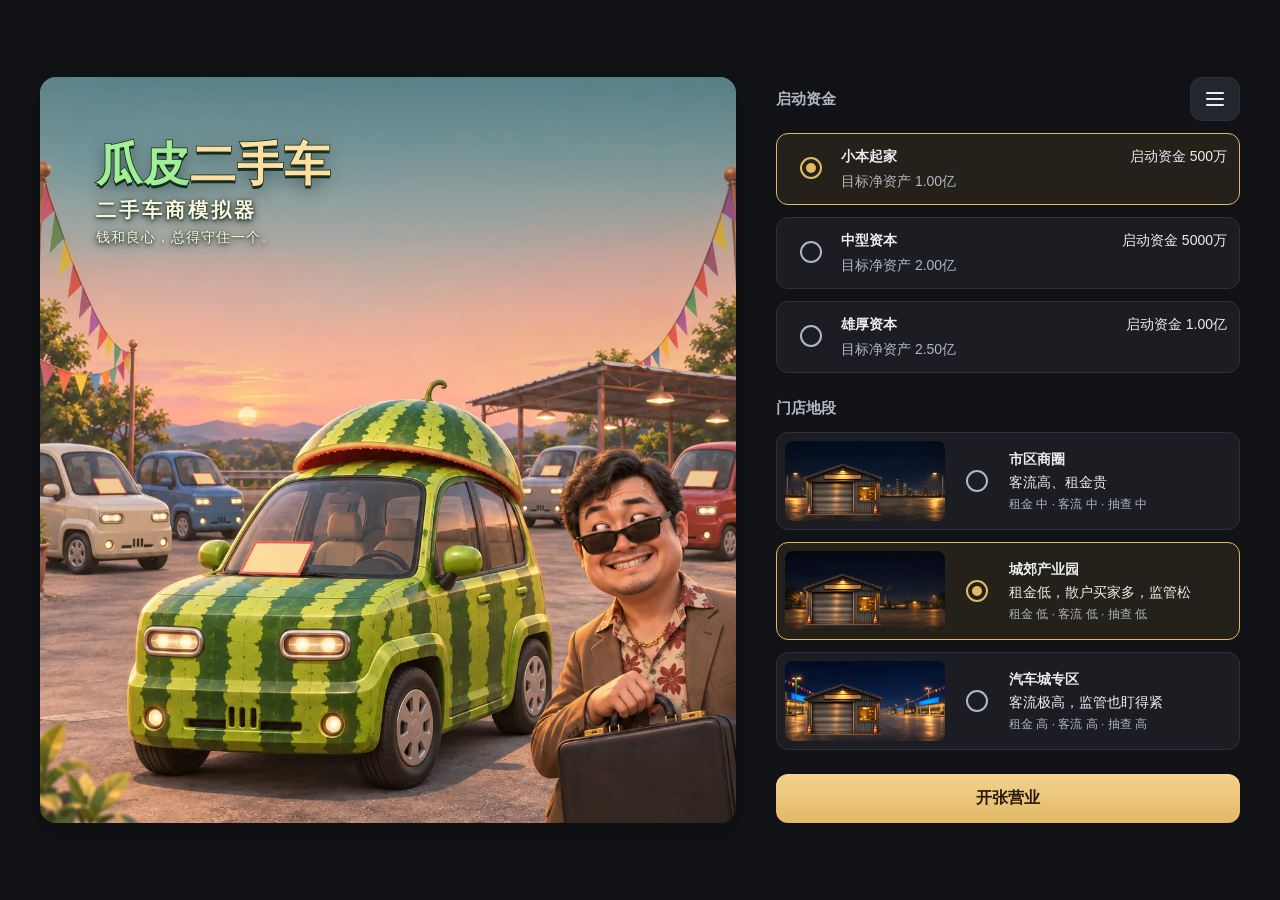
<file: index.html>
<!DOCTYPE html>
<html lang="zh-CN">
<head>
  <meta charset="UTF-8">
  <meta name="viewport" content="width=device-width, initial-scale=1, viewport-fit=cover">
  <meta name="apple-mobile-web-app-capable" content="yes">
  <meta name="apple-mobile-web-app-status-bar-style" content="black-translucent">
  <meta name="apple-mobile-web-app-title" content="瓜皮二手车">
  <meta name="theme-color" content="#111215">
  <meta name="description" content="开一家二手车行，从 500 万做到 1 个亿——老老实实赚，还是挖坑赚快钱，你自己选。">
  <meta property="og:title" content="瓜皮二手车 · 二手车商模拟器">
  <meta property="og:description" content="开一家二手车行，从 500 万做到 1 个亿——老老实实赚，还是挖坑赚快钱，你自己选。">
  <meta property="og:image" content="https://lynch715.github.io/guapi-ershouche/assets/icon/og-image.png">
  <meta property="og:type" content="website">
  <link rel="icon" href="assets/icon/favicon.ico" sizes="any">
  <link rel="icon" href="assets/icon/favicon-16.png" type="image/png" sizes="16x16">
  <link rel="icon" href="assets/icon/favicon-32.png" type="image/png" sizes="32x32">
  <link rel="apple-touch-icon" href="assets/icon/apple-touch-icon.png" sizes="180x180">
  <script>if (/^https?:$/.test(location.protocol)) { var manifestLink = document.createElement('link'); manifestLink.rel = 'manifest'; manifestLink.href = 'manifest.webmanifest'; document.head.appendChild(manifestLink); }</script>
  <title>瓜皮二手车 · 二手车商模拟器</title>
  <link rel="stylesheet" href="css/style.css?v=20261110.4">
  <link rel="stylesheet" href="css/keyart.css?v=20261110.4">
</head>
<body>
  <div class="safe-area-shield" aria-hidden="true"></div>
  <div id="app"></div>
  <div id="toast" role="status" aria-live="polite"></div>
  <!-- 普通 script 标签，双击 index.html 就能玩，不需要本地服务器 -->
  <script src="js/data.js?v=20261110.4"></script>
  <script src="js/util.js?v=20261110.4"></script>
  <script src="js/car.js?v=20261110.4"></script>
  <script src="js/game.js?v=20261110.4"></script>
  <script src="js/staff.js?v=20261110.4"></script>
  <script src="js/finance.js?v=20261110.4"></script>
  <script src="js/art.js?v=20261110.4"></script>
  <script src="js/events.js?v=20261110.4"></script>
  <script src="js/mobile.js?v=20261110.4"></script>
  <script src="js/feedback.js?v=20261110.4"></script>
  <script src="js/save-slots.js?v=20261110.4"></script>
  <script src="js/save-ui.js?v=20261110.4"></script>
  <script src="js/ui.js?v=20261110.4"></script>
  <script src="js/tutorial.js?v=20261110.4"></script>
  <script src="js/sound.js?v=20261110.4"></script>
</body>
</html>
</file>
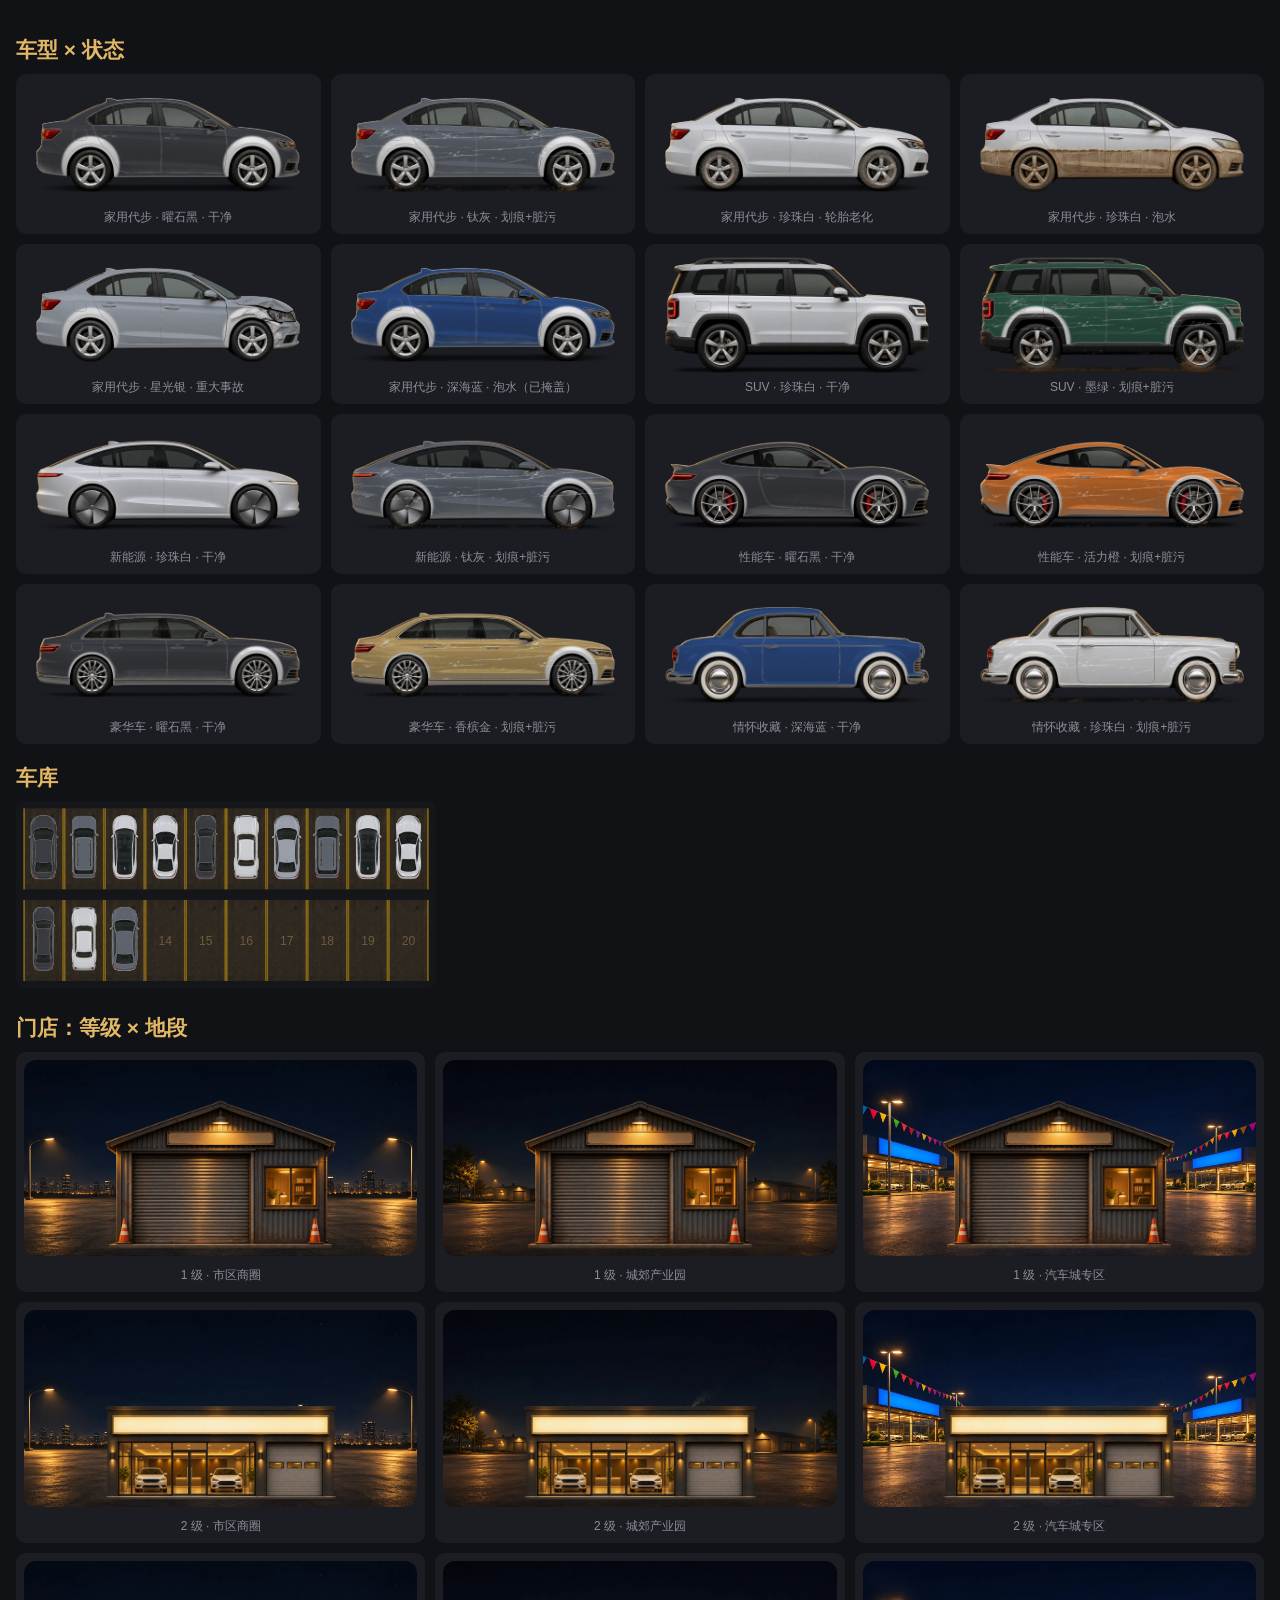
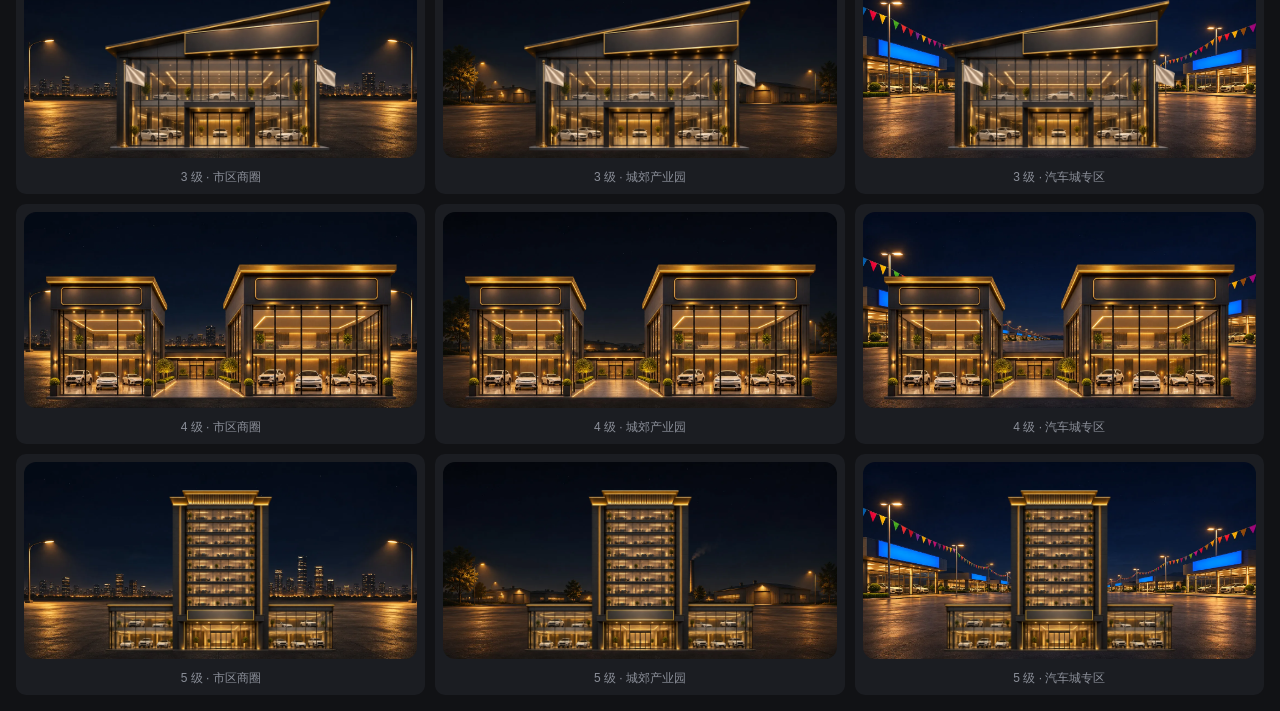
<file: tools/art-preview.html>
<!DOCTYPE html>
<html lang="zh-CN"><head><meta charset="UTF-8"><title>美术预览</title>
<link rel="stylesheet" href="../css/style.css">
<style>body{padding:16px;max-width:none}.grid{display:grid;grid-template-columns:repeat(4,1fr);gap:10px}.cell{background:#1b1d22;border-radius:10px;padding:8px;text-align:center;font-size:12px;color:#8b8f99}.stores{display:grid;grid-template-columns:repeat(3,1fr);gap:10px}.stores svg{width:100%;height:auto;border-radius:10px}h2{color:#e2b866;margin:18px 0 8px}</style>
</head><body>
<h2>车型 × 状态</h2><div class="grid" id="cars"></div>
<h2>车库</h2><div id="garage" style="max-width:420px"></div>
<h2>门店：等级 × 地段</h2><div class="stores" id="stores"></div>
<script>globalThis.G = { ASSET_BASE: "../assets/" };</script><script src="../js/data.js"></script><script src="../js/util.js"></script><script src="../js/car.js"></script>
<script src="../js/game.js"></script><script src="../js/staff.js"></script><script src="../js/finance.js"></script><script src="../js/art.js"></script>
<script>
G.newGame('small','city',1);
const states = [['干净', []], ['划痕+脏污', ['scratch','dirty']], ['轮胎老化', ['tires']], ['泡水', ['flood']], ['重大事故', ['majorAcc']], ['泡水（已掩盖）', ['flood!']]];
let id = 1, html = '';
for (const cat of Object.keys(G.CATEGORIES)) for (const [label, fl] of states.slice(0, cat === 'family' ? 6 : 2)) {
  const car = { id: id++, catId: cat, flaws: fl.map(f => ({ id: f.replace('!',''), known: true, concealed: f.endsWith('!'), fixed: false })) };
  html += `<div class="cell">${G.Art.car(car, { size: 220 })}<div>${G.CATEGORIES[cat].name} · ${G.paintOf(car).name} · ${label}</div></div>`;
}
document.getElementById('cars').innerHTML = html;
const cars = Array.from({ length: 13 }, (_, i) => ({ id: i * 3 + 1, catId: Object.keys(G.CATEGORIES)[i % 6], flaws: [] }));
document.getElementById('garage').innerHTML = G.Art.garage(cars, 20);
let st = '';
for (const lvl of [1,2,3,4,5]) for (const loc of ['city','suburb','autocity']) st += `<div class="cell">${G.Art.store(lvl, loc)}<div>${lvl} 级 · ${G.LOCATIONS[loc].name}</div></div>`;
document.getElementById('stores').innerHTML = st;
</script></body></html>
</file>
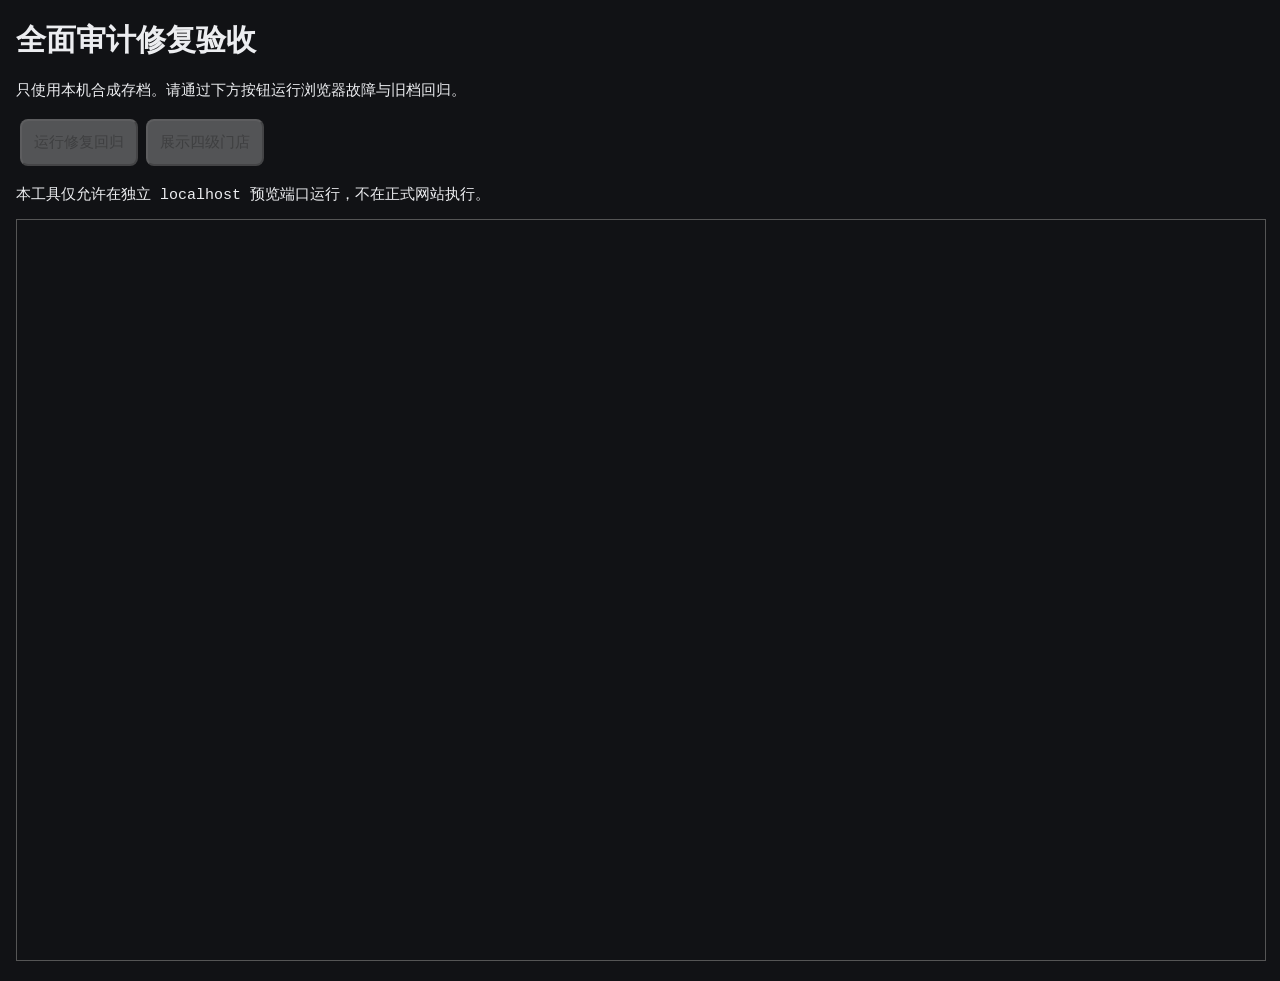
<file: tools/audit-fix-browser.html>
<!doctype html>
<html lang="zh-CN"><meta charset="utf-8"><meta name="viewport" content="width=device-width,initial-scale=1"><title>全面审计修复验收</title>
<style>body{font:15px system-ui;background:#111215;color:#ecedf0;margin:16px}button{font:inherit;padding:12px;margin:4px;border-radius:8px}iframe{width:100%;height:740px;border:1px solid #555}li{margin:8px 0}.fail{color:#ff9a95}.pass{color:#7ce4ad}</style>
<h1>全面审计修复验收</h1><p>只使用本机合成存档。请通过下方按钮运行浏览器故障与旧档回归。</p>
<button id="run">运行修复回归</button><button id="store">展示四级门店</button><pre id="status">等待运行</pre><ol id="checks"></ol><iframe id="game" title="验收游戏" data-src="../index.html"></iframe>
<script>
const frame=document.querySelector('#game'),status=document.querySelector('#status'),checks=document.querySelector('#checks');
const localOnly=location.protocol==='http:'&&['127.0.0.1','localhost','[::1]'].includes(location.hostname);
if(localOnly)frame.src=frame.dataset.src;
else{document.querySelector('#run').disabled=true;document.querySelector('#store').disabled=true;status.textContent='本工具仅允许在独立 localhost 预览端口运行，不在正式网站执行。';}
const pause=ms=>new Promise(r=>setTimeout(r,ms));
async function until(fn){for(let i=0;i<100;i++){if(fn())return;await pause(30);}throw new Error('等待界面超时');}
function check(value,label){const li=document.createElement('li');li.className=value?'pass':'fail';li.textContent=(value?'通过：':'失败：')+label;checks.appendChild(li);if(!value)throw new Error(label);}
function game(){const w=frame.contentWindow;return {w,d:w.document,G:w.G};}
function reset(G){Object.assign(G.ui,{tab:'stock',buyerId:null,menu:false,help:false,saveDialog:null,confirm:null,report:null,result:null,settling:false});G.Tutorial.stop(false);}
function stock(G){const c=G.Car.generate('private',{hiddenRate:0});c.flaws=[];G.addCar(c,30000,'浏览器验收合成车');return c;}
document.querySelector('#run').onclick=async()=>{
 if(!localOnly)return;
 const button=document.querySelector('#run');button.disabled=true;checks.replaceChildren();status.textContent='运行中';
 const {w,d,G}=game();const storageSet=w.Storage.prototype.setItem;
 try{
  check(!!G?.render,'真实游戏脚本已载入');
  G.newGame('small','suburb',1110);reset(G);const c=stock(G);G.render();
  check([...d.querySelectorAll('select')].every(x=>x.getAttribute('aria-label')),'库存下拉框都有可访问名称');
  const open=d.querySelector('[data-act="menu"]');open.focus();open.click();
  let dialog=d.querySelector('[role="dialog"]');
  check(dialog.contains(d.activeElement),'打开弹窗时接管焦点');
  check([...d.querySelector('#app').children].filter(x=>!x.matches('.overlay')).every(x=>x.hasAttribute('inert')),'背景页面全部设为 inert');
  const controls=[...dialog.querySelectorAll('button,input,select,summary')].filter(x=>x.getAttribute('aria-disabled')!=='true'&&!x.disabled);
  controls.at(-1).focus();const forward=new w.KeyboardEvent('keydown',{key:'Tab',bubbles:true,cancelable:true});d.activeElement.dispatchEvent(forward);
  check(forward.defaultPrevented&&d.activeElement===controls[0],'Tab 在弹窗末尾返回第一个控件');
  controls[0].focus();const backward=new w.KeyboardEvent('keydown',{key:'Tab',shiftKey:true,bubbles:true,cancelable:true});d.activeElement.dispatchEvent(backward);
  check(backward.defaultPrevented&&d.activeElement===controls.at(-1),'Shift+Tab 在弹窗开头返回最后控件');
  const month=G.state.month;d.querySelector('[data-act="end-month"]').click();check(G.state.month===month,'背景按钮的程序点击也不能绕过弹窗');
  d.querySelector('[data-act="menu-close"]').click();
  check(d.activeElement?.dataset.act==='menu','关闭弹窗后恢复菜单按钮焦点');
  check(![...d.querySelector('#app').children].some(x=>x.hasAttribute('inert')),'关闭弹窗后恢复背景交互');
  const gesture=new w.Event('gesturestart',{cancelable:true,bubbles:true});d.dispatchEvent(gesture);
  const key=new w.KeyboardEvent('keydown',{key:'+',ctrlKey:true,cancelable:true,bubbles:true});d.dispatchEvent(key);
  check(!gesture.defaultPrevented&&!key.defaultPrevented&&!d.querySelector('meta[name="viewport"]').content.includes('user-scalable=no'),'不再拦截浏览器缩放');

  // Exercise both import sanitization and the report renderer independently.
  const imported=JSON.parse(JSON.stringify(G.state));
  imported.month_.negotiatedSales=[{name:'<img src=x onerror="document.documentElement.dataset.auditHtml=1">',price:10000,profit:1000,warranty:'',art:'<img src=x onerror="document.documentElement.dataset.auditHtml=1">'}];
  imported.month_.opexBy={'<b id="audit-html-marker">审计标记</b>':100};
  const originalSlot=w.localStorage.getItem(G.SaveSlots.key(2));
  check(G.SaveSlots.import(2,JSON.stringify(imported),originalSlot).ok&&G.SaveSlots.load(2).ok,'带旧版渲染字段的文件可以安全导入和读取');
  check(!('art' in G.state.month_.negotiatedSales[0]),'读取后删除存档中的美术 HTML');
  const oldRows=imported.month_.negotiatedSales;
  G.ui.report={date:'安全验证',month:1,sales:oldRows,customers:0,lines:[],revenue:10000,cogs:9000,opex:100,profit:900,opexBy:imported.month_.opexBy};G.render();await pause(60);
  check(!d.documentElement.dataset.auditHtml&&!d.querySelector('#audit-html-marker'),'原始危险字段不能创建节点或执行事件脚本');
  check(d.querySelector('.report').textContent.includes('<img src=x')&&d.querySelector('.opex-by').textContent.includes('<b id='),'车名与费用分类显示为字面文本');

  G.newGame('small','suburb',1111);reset(G);G.render();
  w.Storage.prototype.setItem=function(k,v){if(k===G.SAVE_KEY)throw new w.DOMException('Audit quota','QuotaExceededError');return storageSet.call(this,k,v);};
  d.querySelector('[data-act="end-month"]').click();await until(()=>d.querySelector('.report'));
  check(G.saveStatus==='failed'&&d.querySelector('.report [role="alert"]')?.textContent.includes('未能自动保存'),'真实月结保存失败时有持久警告');
  check(d.querySelector('#toast').textContent.includes('没存上'),'月结保存失败也触发轻提示');
  G.ui.report=null;G.ui.menu=true;G.render();
  check(d.querySelector('.save-summary').textContent.includes('尚未保存')&&!!d.querySelector('[data-act="save-retry"]'),'存档菜单展示未落盘状态和重试入口');
  w.Storage.prototype.setItem=storageSet;
  d.querySelector('[data-act="save-retry"]').click();
  check(G.saveStatus==='saved'&&!d.querySelector('[data-act="save-retry"]'),'重试成功后解除未保存状态');

  const legacy=await (await fetch('fixtures/legacy-v1.json')).text();
  const slotBefore=w.localStorage.getItem(G.SaveSlots.key(3));
  check(G.SaveSlots.import(3,legacy,slotBefore).ok&&G.SaveSlots.load(3).ok,'发布前 0bd1765 真实旧引擎合成档导入与读取成功');
  check(G.state.cars.length===1&&!!G.state.cars[0].buyer,'旧档保留库存和中途买家洽谈');
  reset(G);G.render();
  d.querySelector('[data-act="end-month"]').click();await until(()=>d.querySelector('.report'));
  check(G.state.month===2&&!!d.querySelector('.report'),'旧档通过真实月结按钮续玩一个月');
  check(G.parseSave(w.localStorage.getItem(G.SAVE_KEY)).month===2,'续玩后的自动进度可再次读取');
  status.textContent=`全部通过：${checks.children.length} 项浏览器修复回归`;
  button.textContent='重新运行修复回归';
 }catch(e){status.textContent='失败：'+e.message;console.error(e);}
 finally{w.Storage.prototype.setItem=storageSet;button.disabled=false;}
};
document.querySelector('#store').onclick=()=>{if(!localOnly)return;const {G}=game();G.newGame('mid','city',1112);reset(G);G.state.store.level=4;G.ui.tab='store';G.render();status.textContent='四级门店美术预览';};
</script></html>
</file>
<file: css/style.css>
/* 暗色 + 金色，移动端优先 */
:root {
  /* 默认跟随设备；浏览器验收可注入47px，不改环境或存档。 */
  --safe-area-top: env(safe-area-inset-top, 0px);
  --bg: #111215; --card: #1b1d22; --card2: #23262d; --line: #2e3139;
  --text: #ecedf0; --muted: #8b8f99; --gold: #e2b866; --gold2: #f3d28f;
  --orange: #f08a3c; --red: #ef5350; --green: #3dd68c; --blue: #3b8cff;
}
* { box-sizing: border-box; }
.safe-area-shield { position:fixed; top:0; left:0; right:0; height:var(--safe-area-top);
  z-index:9; background:var(--bg); pointer-events:none; }
html, body { margin: 0; background: var(--bg); color: var(--text);
  font-family: -apple-system, "PingFang SC", "Microsoft YaHei", "Noto Sans SC", sans-serif; font-size: 15px; }
#app { max-width: 520px; margin: 0 auto; padding-bottom: 96px; }
h1, h3, h4 { margin: 0; }
h4 { font-size: 16px; }
p { margin: 6px 0; line-height: 1.5; }
small { font-size: 12px; }
.muted { color: var(--muted); }
.pos { color: var(--green); } .neg { color: var(--red); } .gold { color: var(--gold); }
.center { text-align: center; }
.row { display: flex; align-items: center; justify-content: space-between; gap: 8px; }

/* 按钮 */
.btn { display: flex; flex-direction: column; align-items: center; justify-content: center; gap: 2px;
  background: var(--card2); color: var(--text); border: 1px solid var(--line); border-radius: 10px;
  padding: 10px 14px; font-size: 15px; font-family: inherit; cursor: pointer; width: 100%; margin-top: 8px; }
.btn small { color: var(--muted); }
.btn:active { transform: scale(.98); }
.btn:disabled { opacity: .45; cursor: default; }
.btn.primary { background: linear-gradient(180deg, var(--gold2), var(--gold)); color: #241a06; border: none; font-weight: 600; }
.btn.primary small { color: #5a4416; }
.btn.big { padding: 14px; font-size: 17px; }
.btn.sm { width: auto; padding: 6px 10px; font-size: 13px; margin-top: 0; }
.btn.grey-op { border-color: #6b2b2b; background: #2a1a1b; color: #ffb4b0; }
.btn.danger { background: transparent; border-color: #5a2a2a; color: var(--red); margin: 20px 0; }

/* 开始界面 */
.start { padding: 40px 18px; }
.start h1 { font-size: 32px; color: var(--gold); letter-spacing: 2px; }
.start .sub { color: var(--muted); margin-bottom: 24px; }
.start h3 { margin: 22px 0 10px; font-size: 15px; color: var(--muted); }
.picks { display: grid; gap: 8px; }
.pick { display: flex; gap: 10px; align-items: flex-start; background: var(--card); border: 1px solid var(--line);
  border-radius: 12px; padding: 12px; cursor: pointer; }
.pick div { display: flex; flex-direction: column; gap: 2px; }
.pick input { accent-color: var(--gold); margin-top: 3px; }
.pick:has(input:checked) { border-color: var(--gold); background: #24211a; }

/* HUD */
/* 回访直接进入继续页；新店的资金/地段配置单独显示。 */
#app.at-entry { max-width:none; padding:0; }
.return-entry { min-height:100vh; min-height:100dvh; display:grid; place-items:center; padding:calc(24px + var(--safe-area-top)) 16px calc(24px + env(safe-area-inset-bottom)); }
.return-shell { position:relative; width:100%; max-width:640px; }
.return-shell>.toolbar { position:absolute; right:0; top:0; }
.return-heading { padding-right:56px; margin-bottom:20px; }
.return-brand { color:var(--gold); font-weight:700; letter-spacing:2px; margin:0 0 8px; }
.return-heading h1 { font-size:32px; line-height:1.25; margin-bottom:8px; }
.return-heading .muted { font-size:14px; }
.resume-card { background:var(--card); border:1px solid var(--line); border-radius:16px; overflow:hidden; }
.resume-art .store-scene { width:100%; height:150px; margin:0; border-radius:0; }
.resume-details { padding:16px; }
.resume-details>span { font-size:12px; }
.resume-details h2 { margin:8px 0; font-size:20px; }
.resume-details p { color:var(--muted); font-size:14px; }
.resume-stats { display:grid; grid-template-columns:repeat(3,minmax(0,1fr)); gap:12px; margin:16px 0 0; }
.resume-stats dt { color:var(--muted); font-size:12px; }
.resume-stats dd { margin:4px 0 0; font-weight:700; font-size:20px; }
.resume-empty { background:var(--card); border:1px solid var(--line); padding:20px; border-radius:16px; }
.resume-empty h2 { font-size:20px; margin:0 0 12px; }
.resume-empty p { color:var(--muted); }
.return-actions { display:grid; gap:12px; margin-top:20px; }
.return-actions .btn { margin:0; }
.new-game-nav { display:flex; align-items:center; justify-content:space-between; gap:12px; margin-bottom:16px; }
.new-game-nav h2 { margin:0; font-size:20px; color:var(--gold); }
.new-game-nav .btn { flex:none; }
@media(min-width:1000px) {
 .resume-art .store-scene { height:220px; }
 .return-shell { max-width:680px; }
 .new-game-nav { padding-right:56px; }
 .return-actions { grid-template-columns:1fr 1fr; }
 .return-actions>.btn:last-child:nth-child(3) { grid-column:1 / -1; }
}

.hud { position: sticky; top: 0; z-index: 5; background: rgba(17,18,21,.96); backdrop-filter: blur(8px);
  padding: 12px 14px 10px; border-bottom: 1px solid var(--line); }
.hud-top { display: flex; justify-content: space-between; align-items: center; margin-bottom: 10px; font-size: 13px; }
.ap { display: flex; align-items: center; gap: 4px; }
.ap i { width: 10px; height: 10px; border-radius: 50%; background: var(--line); }
.ap i.on { background: var(--gold); box-shadow: 0 0 6px var(--gold); }
.ap b { margin-left: 4px; color: var(--gold); }
.hud-grid { display: grid; grid-template-columns: repeat(4, 1fr); gap: 8px; }
.stat label { display: block; font-size: 11px; color: var(--muted); }
.stat b { font-size: 16px; }
.stat small { display: block; font-size: 10px; margin-top: 2px; }
.bar { height: 4px; background: var(--line); border-radius: 2px; margin-top: 4px; overflow: hidden; }
.bar i { display: block; height: 100%; border-radius: 2px; }
.bar.gold i { background: var(--gold); } .bar.rep i { background: var(--green); }
.bar.dark i { background: linear-gradient(90deg, var(--orange), var(--red)); }
.dark-lo { color: var(--text); } .dark-mid { color: var(--orange); } .dark-hi { color: var(--red); }

/* Tabs */
.tabs { display: flex; padding: 8px 10px 0; gap: 4px; }
.tabs button { flex: 1; background: none; border: none; color: var(--muted); font-size: 14px; font-family: inherit;
  padding: 10px 0; border-bottom: 2px solid transparent; cursor: pointer; }
.tabs button.on { color: var(--gold); border-color: var(--gold); }
main { padding: 10px 12px; }
.tip { font-size: 12px; margin: 4px 2px 10px; }
.empty { text-align: center; color: var(--muted); padding: 60px 0; }

/* 卡片 */
.card { background: var(--card); border: 1px solid var(--line); border-radius: 14px; padding: 14px; margin-bottom: 12px; }
.ap-cost { color: var(--gold); font-size: 13px; border: 1px solid #5c4a26; border-radius: 20px; padding: 2px 10px; }
.chips { display: flex; flex-wrap: wrap; gap: 6px; margin: 8px 0; }
.chip { font-size: 12px; padding: 3px 8px; border-radius: 6px; }
.chip-vis { background: #2b2620; color: #f0c48a; }
.chip-hid { background: #1f2633; color: #8fb4ff; }
.chip-dark { background: #3a1d1e; color: #ff8a85; }
.chip-fixed { background: #17291f; color: var(--green); }
.chip-unknown { background: #2a2a2a; color: var(--muted); border: 1px dashed #555; }
.grade { display: inline-block; min-width: 26px; text-align: center; font-weight: 700; border-radius: 6px; padding: 2px 6px; font-size: 14px; }
.gA { background: #17291f; color: var(--green); } .gB { background: #1f2633; color: #8fb4ff; }
.gC { background: #2b2620; color: var(--gold); } .gD { background: #33221a; color: var(--orange); }
.gE { background: #3a1d1e; color: var(--red); }
.price-row, .vals { margin-top: 10px; align-items: flex-end; }
.price-row > div, .vals > div { display: flex; flex-direction: column; }
.price-row .btn { width: auto; margin: 0; padding: 10px 22px; }
.vals b { font-size: 15px; }
.list-row { margin: 12px 0 4px; flex-wrap: wrap; justify-content: flex-start; }
.list-row label { font-size: 14px; }
.list-row input { width: 76px; background: var(--card2); border: 1px solid var(--line); color: var(--gold); font-size: 16px;
  border-radius: 8px; padding: 6px 8px; font-family: inherit; }
.list-row select { background: var(--card2); color: var(--text); border: 1px solid var(--line); border-radius: 8px; padding: 6px; font-family: inherit; }
.svcs { display: flex; flex-wrap: wrap; gap: 6px; margin-top: 10px; padding-top: 10px; border-top: 1px dashed var(--line); }
.svcs .btn small { font-size: 11px; }
.foot { margin-top: 10px; padding-top: 8px; border-top: 1px dashed var(--line); font-size: 13px; }
.mkts { display: grid; grid-template-columns: 1fr 1fr; gap: 6px 16px; margin: 10px 0; }
.mkt { display: flex; justify-content: space-between; font-size: 14px; }

/* 账本 */
table { width: 100%; border-collapse: collapse; font-size: 13px; margin: 10px 0; }
th, td { text-align: right; padding: 6px 4px; border-bottom: 1px solid var(--line); }
th:first-child, td:first-child { text-align: left; }
th { color: var(--muted); font-weight: normal; }
.log { list-style: none; padding: 0; margin: 8px 0; font-size: 13px; }
.log li { padding: 6px 0; border-bottom: 1px solid var(--line); line-height: 1.5; }
.log-dark, .log-bad { color: #ff8a85; } .log-good { color: var(--green); } .log-warn { color: #f0c48a; } .log-event { color: var(--gold2); }

/* 底部 */
.bar-bottom { position: fixed; bottom: 0; left: 0; right: 0; padding: 10px 14px calc(10px + env(safe-area-inset-bottom));
  background: linear-gradient(0deg, var(--bg) 70%, transparent); z-index: 4; }
.bar-bottom .btn { max-width: 492px; margin: 0 auto; }

/* 弹窗 */
.overlay { position: fixed; inset: var(--safe-area-top) 0 0; background: rgba(0,0,0,.72); z-index: 10; display: flex; align-items: flex-end; justify-content: center; }
.modal { background: var(--bg); border: 1px solid var(--line); border-radius: 18px 18px 0 0; width: 100%; max-width: 520px;
  max-height: 92vh; display: flex; flex-direction: column; }
.modal h3 { padding: 16px 16px 8px; font-size: 18px; color: var(--gold); }
.modal-body { padding: 0 14px 10px; overflow-y: auto; }
.modal-body h4 { margin: 14px 0 6px; font-size: 14px; color: var(--muted); }
.modal-foot { padding: 10px 14px calc(14px + env(safe-area-inset-bottom)); border-top: 1px solid var(--line); }
.modal-foot .btn { margin: 0; }
.modal.decision, .modal.ending { border-radius: 18px; margin: auto 12px; }
.modal.decision.tone-bad h3 { color: var(--red); }
.modal.decision.tone-good h3 { color: var(--green); }
.modal.decision.tone-neutral h3 { color: var(--gold); }
.options .btn { align-items: flex-start; text-align: left; }
.options .btn small { color: var(--muted); }
.sales { list-style: none; padding: 0; margin: 0; }
.sales li { display: grid; grid-template-columns: 1fr auto auto; gap: 10px; padding: 8px 0; border-bottom: 1px solid var(--line); align-items: center; font-size: 14px; }
.pnl { display: grid; grid-template-columns: 1fr 1fr; gap: 10px; margin: 14px 0 4px; background: var(--card); border-radius: 12px; padding: 12px; }
.opex-by { font-size: 12px; line-height: 1.7; }
.pnl div { display: flex; flex-direction: column; } .pnl small { color: var(--muted); } .pnl b { font-size: 17px; }

/* toast */
#toast { position: fixed; left: 50%; top: 16px; transform: translate(-50%, 8px); background: #2b2f37; color: var(--text);
  padding: 10px 16px; border-radius: 10px; font-size: 14px; z-index: 30; transition: transform .25s,opacity .25s;
  opacity:0; visibility:hidden; pointer-events:none; clip-path:inset(-16px -48px -48px -48px);
  max-width: 90vw; box-shadow: 0 6px 24px rgba(0,0,0,.5); }
#toast.show { transform: translate(-50%, 0); opacity:1; visibility:visible; }
#toast.bad { background: #4a1f20; color: #ffd0cd; }

/* 团队 */
.tabs button { font-size: 13px; }
.staff { display: flex; gap: 12px; align-items: flex-start; }
.staff-body { flex: 1; min-width: 0; }
.staff h4 small { font-weight: normal; font-size: 12px; margin-left: 4px; }
.avatar { width: 44px; height: 44px; border-radius: 12px; display: flex; align-items: center; justify-content: center;
  font-size: 20px; font-weight: 700; flex-shrink: 0; }
.role-manager { background: #2b2620; color: var(--gold); }
.role-tech { background: #1f2633; color: #8fb4ff; }
.role-sales { background: #17291f; color: var(--green); }
.role-finance { background: #2a1f33; color: #c9a2ff; }
.stars { color: var(--gold); letter-spacing: 1px; font-size: 13px; }
.section { margin: 18px 4px 10px; font-size: 14px; color: var(--muted); }
.empty.small { padding: 24px 0; }

/* 财务中心 */
.fin-grid { display: grid; grid-template-columns: 1fr 1fr; gap: 10px; margin-bottom: 12px; }
.fin-card { background: linear-gradient(160deg, #e9eaee, #b9bcc4); color: #1a1b1f; border-radius: 14px; padding: 14px; }
.fin-card h4 { margin-bottom: 8px; }
.fin-card div { display: flex; flex-direction: column; padding: 6px 0; border-top: 1px solid rgba(0,0,0,.12); }
.fin-card small { color: #4a4d55; font-size: 12px; }
.fin-card b { font-size: 20px; }
.fin-card b.gold { color: #8a5a12; } .fin-card b.neg { color: #b3261e; } .fin-card b.pos { color: #187a44; }
.loan-form { border-top: 1px dashed var(--line); margin-top: 10px; padding-top: 10px; }
.loan-form input { width: 80px; }
.loan-item { padding: 8px 0; border-top: 1px solid var(--line); }
h4.sub { margin-top: 14px; font-size: 14px; color: var(--muted); }
/* 抵押业务 */
.pledge-terms { display: grid; grid-template-columns: 1fr 1fr; gap: 8px; margin: 10px 0; background: var(--card2); border-radius: 10px; padding: 10px; }
.pledge-terms div { display: flex; flex-direction: column; }
.pledge-terms small { color: var(--muted); }
.stamp { border: 2px solid var(--red); color: var(--red); padding: 2px 8px; border-radius: 4px; font-size: 12px; font-weight: 700; transform: rotate(-4deg); }
.stamp.unknown { border-style: dashed; border-color: var(--orange); color: var(--orange); }
.list-row select { max-width: 160px; }

/* 美术 */
.art-car { display: block; width: 100%; height: auto; max-width: 300px; margin: 0 auto; }
.art-img { display: block; max-width: 100%; height: auto; margin: 0 auto; border-radius: 10px; }
.car-art { margin: -4px 0 6px; padding: 8px 0 0; background: radial-gradient(ellipse at 50% 70%, #2a2d35 0%, transparent 70%); border-radius: 10px; }
.store-art svg, .store-art .art-img { display: block; width: 100%; height: auto; border-radius: 12px; margin-bottom: 10px; }
.store-hero { padding-top: 10px; }
.next-preview { margin: 10px 0 -2px; opacity: 0.85; }
.next-preview svg { width: 100%; height: auto; border-radius: 10px; display: block; margin-top: 4px; }
.garage-wrap { position: relative; margin-bottom: 8px; }
.garage-wrap svg { width: 100%; height: auto; display: block; }
.garage-label { position: absolute; left: 14px; bottom: 10px; font-size: 12px; color: var(--gold); background: rgba(0,0,0,.5); padding: 2px 8px; border-radius: 6px; }
.start-art svg { width: 100%; height: auto; border-radius: 14px; display: block; margin-bottom: 16px; }
.loc-art svg { width: 100%; height: 56px; border-radius: 8px; display: block; margin-bottom: 6px; }
.pick > div { flex: 1; min-width: 0; }
.sales li { grid-template-columns: 56px 1fr auto auto; }
.sales li .art-car { width: 56px; max-width: 56px; }
.modal .car-art .art-car { max-width: 260px; }
.card.car .car-art .art-car { max-width: 210px; }
.card.car .car-art { padding-top: 2px; margin-bottom: 2px; }

/* ---------- 正式美术素材 ---------- */
.store-scene { position: relative; aspect-ratio: 2 / 1; background-size: cover; background-position: center bottom;
  border-radius: 12px; overflow: hidden; margin-bottom: 10px; }
.store-building { position: absolute; left: 50%; bottom: 0; transform: translateX(-50%); height: 96%; width: auto; }
.loc-art .store-scene { aspect-ratio: auto; height: 56px; background-position: center 42%; border-radius: 8px; margin-bottom: 6px; }
.next-preview .store-scene { margin-top: 4px; }
.avatar { overflow: hidden; }
.avatar .avatar-img { width: 100%; height: 100%; object-fit: cover; display: block; }
.ending-img { display: block; width: 100%; height: auto; border-radius: 12px; margin-bottom: 10px; }

/* 引导与帮助：底部卡片可跳过，保留对页面的操作 */
.toolbar { display:flex; justify-content:flex-end; align-items:center; gap:8px; margin-bottom:8px; }
.toolbar .btn { min-width:36px; }
.help-section { margin-bottom:16px; }
.help .modal-foot { display:flex; flex-wrap:wrap; gap:8px; }
.help .modal-foot .btn { flex:1; min-width:120px; }
.tutorial-card { position:fixed; z-index:21; left:50%; transform:translateX(-50%); bottom:calc(88px + env(safe-area-inset-bottom)); width:calc(100% - 24px); max-width:480px; background:#29251c; border:1px solid var(--gold); border-radius:14px; padding:14px; box-shadow:0 6px 30px #0009; }
.tutorial-card small { color:var(--gold); }
.tutorial-card h4 { margin:6px 0; }
.tutorial-card p { font-size:13px; }
.tutorial-actions { display:flex; justify-content:space-between; gap:12px; margin-top:10px; }
.tutorial-focus { outline:2px solid var(--gold); outline-offset:3px; }
.tutorial-active #app { padding-bottom:340px; }
.tutorial-active .overlay { align-items:flex-start; padding-top:10px; }
.tutorial-active .modal { max-height:calc(100dvh - 330px); border-radius:16px; }

@keyframes card-in { from { opacity:0; translate:0 8px; } to { opacity:1; translate:0 0; } }
.tutorial-card, .modal { animation:card-in .18s ease-out; }
@media (prefers-reduced-motion: reduce) {
  *, *::before, *::after { animation:none !important; transition:none !important; scroll-behavior:auto !important; }
  .btn:active { transform:none; }
}

.car-picture, .asset-picture, .vector-picture { display:block; }
[hidden] { display:none !important; }
.stock-pager { margin:12px 0; font-size:12px; }

.save-file-info { padding:12px; margin:12px 0; background:var(--card); border:1px solid var(--line); border-radius:10px; line-height:1.6; overflow-wrap:anywhere; }
.save-dialog .modal-foot { display:flex; gap:8px; flex-wrap:wrap; }
.save-dialog .modal-foot .btn { flex:1; min-width:110px; }

/* v0.9：360～430 竖屏与宽屏适配，安全区始终留给月结按钮 */
html, body { width:100%; }
#app { padding-bottom:calc(112px + env(safe-area-inset-bottom)); }
main, .card, .modal, .modal-body, .stat, .start-options, .start-intro { min-width:0; }
.card, .modal-body, .hud { overflow-wrap:anywhere; }
.hud-top { flex-wrap:wrap; gap:6px; }
.hud-top > div:first-child { min-width:0; }
.ap { flex-wrap:wrap; max-width:100%; }
.toolbar { flex-wrap:wrap; }
.row { min-width:0; }
.row > * { min-width:0; }
.btn { white-space:normal; }
.modal { max-height:92dvh; }
.modal-body { overscroll-behavior:contain; }
body:has(.overlay) { overflow:hidden; }
.tutorial-active #app { padding-bottom:calc(350px + env(safe-area-inset-bottom)); }
.start { padding-top:20px; }
.start h1 { font-size:clamp(24px, 7vw, 32px); }
.bar-bottom .btn { max-width:932px; }
.fin-card { padding:12px; }
.fin-card b { font-size:clamp(16px, 4.5vw, 20px); }
.loan-item { flex-wrap:wrap; }
.sales li { grid-template-columns:44px minmax(0,1fr) auto; gap:6px; }
.sales li > small { grid-column:2 / -1; text-align:right; }
.sales .art-car { max-width:44px; }
@media (max-width:390px) {
  .staff .row { flex-wrap:wrap; }
  .staff h4 small { display:block; margin-left:0; }
  table { font-size:11px; }
  th, td { padding:6px 2px; }
  .stat b { font-size:14px; }
  .ap i { width:8px; height:8px; }
}
@media (min-width:1000px) {
  #app { max-width:960px; }
  .start { display:grid; grid-template-columns:minmax(0,1fr) minmax(0,1fr); align-items:start; gap:24px; }
  .start > .toolbar { grid-column:1 / -1; margin:0; }
  .start-intro { position:sticky; top:28px; padding-top:20px; }
  .start-options h3:first-child { margin-top:0; }
  .stock-grid { display:grid; grid-template-columns:repeat(2,minmax(0,1fr)); gap:14px; align-items:start; }
  .stock-grid .card { margin-bottom:0; }
  .modal { max-width:760px; border-radius:18px; margin:20px; }
  .overlay { align-items:center; }
  .tutorial-active .overlay { align-items:flex-start; }
}

/* 任务 03：触屏基础 */
html, body { touch-action:manipulation; overscroll-behavior:none; min-height:100vh; min-height:100dvh; background:var(--bg); }
* { -webkit-tap-highlight-color:transparent; }
button, .tabs, .card, .pick, .tutorial-card { -webkit-user-select:none; user-select:none; -webkit-touch-callout:none; }
input, select, textarea { font-size:16px !important; -webkit-user-select:text; user-select:text; -webkit-touch-callout:default; }
img { -webkit-user-drag:none; }
button, .btn, .btn.sm, .tabs button, input[type=radio], input[type=checkbox] { min-height:44px; min-width:44px; }
.hud { padding-top:calc(12px + var(--safe-area-top)); }
#app { padding-left:env(safe-area-inset-left); padding-right:env(safe-area-inset-right); }
.bar-bottom { padding-left:max(14px, env(safe-area-inset-left)); padding-right:max(14px, env(safe-area-inset-right)); }
.overlay { padding-top:0; padding-left:env(safe-area-inset-left); padding-right:env(safe-area-inset-right); }
.modal { max-height:calc(100vh - var(--safe-area-top) - env(safe-area-inset-bottom) - 16px); max-height:calc(100dvh - var(--safe-area-top) - env(safe-area-inset-bottom) - 16px); }
#toast { top:calc(16px + var(--safe-area-top)); }
/* 任务 03：经营动作的反馈 */
.btn { transition:transform 80ms ease,filter 80ms ease; }
.btn:active, .tabs button:active { transform:scale(.96); filter:brightness(.88); }
button[aria-disabled=true] { opacity:.45; filter:grayscale(1); cursor:not-allowed; }
.stat { position:relative; font-variant-numeric:tabular-nums; }
.stat-float { position:absolute; top:0; left:0; z-index:8; pointer-events:none; font-size:12px; white-space:nowrap; animation:stat-float .8s ease-out forwards; }
.stat-float.gain { color:var(--gold); } .stat-float.loss { color:var(--red); }
@keyframes stat-float { from { opacity:1; translate:0 -4px; } to { opacity:0; translate:0 -28px; } }
@keyframes ap-out { from { background:var(--gold); scale:1.35; } to { background:var(--line); scale:1; } }
.ap i.spent { animation:ap-out .4s ease-out; }
@keyframes settle-pulse { 50% { box-shadow:0 0 0 4px #e2b86633; filter:brightness(1.1); } }
.ready-to-settle .btn { animation:settle-pulse 2s ease-in-out infinite; }
.month-transition { position:fixed; inset:0; z-index:25; display:flex; flex-direction:column; align-items:center; justify-content:center; gap:24px; background:#111215f8; padding:24px; text-align:center; }
.month-transition b { font-size:32px; color:var(--gold); animation:card-in .3s ease-out; }
.month-transition small,.month-transition span { color:var(--muted); }
.sales li { animation:sale-row .25s ease both; }
@keyframes sale-row { from { opacity:0; translate:0 8px; } to { opacity:1; translate:0 0; } }
.profit-up { animation:profit-shine .6s ease; } .profit-down { animation:screen-hit .3s ease; }
.record-badge { color:var(--gold); border:1px solid var(--gold); border-radius:4px; padding:0 4px; }
@keyframes profit-shine { 50% { color:var(--gold2); text-shadow:0 0 14px #e2b86699; } }
@keyframes screen-hit { 20%,60% { transform:translateX(-3px); } 40%,80% { transform:translateX(3px); } }
.screen-hit > .hud, .screen-hit > .tabs, .screen-hit > main, .screen-hit > .bar-bottom, .screen-hit > .overlay > .modal { animation:screen-hit .3s ease; }
@media(prefers-reduced-motion:reduce) { *,*::before,*::after { animation:none !important; transition:none !important; } .btn:active,.tabs button:active { transform:none; } }
/* 任务 03：统一字号、间距与对比度 */
:root { --muted:#b1b6c3; --red:#ff8e88; --green:#70e1a8; --blue:#a9c8ff; }
html,body { font-size:14px; line-height:1.5; font-variant-numeric:tabular-nums; }
h1,.start h1 { font-size:32px; } h3,.modal h3 { font-size:20px; } h4,.card h4 { font-size:16px; }
small,.stat small,.stat label,.btn small,.svcs .btn small,.opex-by,.tip,.chip,.stamp,.stars,.section,.stock-pager,.ap-cost,.toolbar,.pnl small { font-size:12px; }
p,.btn,.btn.sm,.tabs button,.hud-top,.row.foot,.list-row label,.log,.sales li,.mkt,.staff h4 small,.tutorial-card p,.tutorial-card .btn { font-size:14px; }
.btn.big,.stat b,.vals b,.pnl b,.fin-card b,.list-row input { font-size:16px; }
.btn { padding:12px 16px; margin-top:8px; border-radius:12px; }
.btn.sm { padding:8px 12px; }
.card { padding:16px; margin-bottom:16px; border-radius:16px; }
main { padding:12px 16px; }
.row,.chips,.svcs { gap:8px; }
.chip { padding:4px 8px; }
.picks { gap:8px; } .pick { padding:12px; border-radius:12px; gap:8px; }
.pick input { margin:0; flex-shrink:0; }
.start { padding:16px; } .start h3 { margin:24px 0 12px; }
.start .sub { margin-bottom:24px; }
.toolbar { gap:8px; margin-bottom:8px; }
.hud { padding:calc(12px + var(--safe-area-top)) 16px 12px; }
.hud-top { margin-bottom:12px; } .hud-grid { gap:8px; }
.tabs { padding:8px 16px 0; gap:4px; }
.modal h3 { padding:16px 16px 8px; }
.modal-body { padding:0 16px 16px; }
.modal-foot { padding:12px 16px calc(16px + env(safe-area-inset-bottom)); }
.modal-foot .btn { margin:0; }
.modal-body h4,.help-section h4 { margin:16px 0 8px; }
.card.car .car-art { margin:0 0 8px; padding:0; }
.art-car { width:100%; max-width:280px; aspect-ratio:20/9; object-fit:contain; }
.car-picture { aspect-ratio:20/9; max-width:280px; margin:auto; background:#1b1d22; }
.card.car .art-car { max-width:280px; }
.sales .car-picture { aspect-ratio:20/9; width:44px; }
.garage-wrap { padding:8px; border:1px solid var(--line); border-radius:16px; background:var(--card); }
.garage-wrap svg { height:128px; width:100%; }
.store-scene { background-color:var(--card2); }
.store-building { object-fit:contain; }
.ending-img { aspect-ratio:16/9; object-fit:contain; background:var(--card2); }
.avatar { width:48px; height:48px; border-radius:12px; background:var(--card2); }
.loc-art .store-scene { height:64px; }
.fin-card { padding:16px; } .fin-card small { color:#303441; }
.fin-card b.gold { color:#704500; } .fin-card b.neg { color:#9a2420; } .fin-card b.pos { color:#16522f; }
th,td { font-size:12px; padding:8px 4px; }
.empty { font-size:14px; padding:32px 16px; }
.section { margin:24px 4px 12px; }
.tutorial-card { padding:16px; } .tutorial-actions { gap:12px; margin-top:12px; }
@media(min-width:1000px) {
 #app { max-width:1120px; } .bar-bottom .btn { max-width:1088px; }
 .start { gap:32px; } .modal { max-width:800px; margin:16px; }
 .stock-grid { gap:16px; } .garage-wrap svg { height:160px; }
}
/* 存档菜单 */
.icon-button { padding:8px; width:44px; height:44px; flex:none; margin:0; }
.toolbar { margin:0; }
.hud { position:sticky; }
.hud > .toolbar { position:absolute; top:calc(8px + var(--safe-area-top)); right:16px; }
.hud-top { min-height:44px; padding-right:52px; }
.start > .toolbar { margin-bottom:8px; }
.modal-heading { display:flex; align-items:center; justify-content:space-between; padding-right:12px; gap:8px; }
.modal-heading h3 { min-width:0; }
.save-menu { height:calc(100vh - var(--safe-area-top)); height:calc(100dvh - var(--safe-area-top)); max-height:calc(100vh - var(--safe-area-top)); max-height:calc(100dvh - var(--safe-area-top)); border-radius:16px 16px 0 0; }
.save-summary { display:grid; grid-template-columns:repeat(3,minmax(0,1fr)); gap:12px; background:var(--card); padding:16px; border-radius:12px; margin-bottom:16px; }
.save-summary span { display:flex; flex-direction:column; font-size:12px; color:var(--muted); }
.save-summary span:first-child { grid-column:1 / -1; }
.save-summary b { color:var(--text); font-size:14px; }
.menu-group { display:grid; grid-template-columns:1fr 1fr; gap:12px; }
.menu-version { margin:24px 0 16px; text-align:center; color:var(--muted); font-size:12px; }
.save-file-label { position:relative; cursor:pointer; }
.save-file-label input { position:absolute; opacity:0; width:100%; height:100%; inset:0; cursor:pointer; }
.save-intro { color:var(--muted); margin:0 0 16px; font-size:14px; }
.save-slots { display:grid; gap:12px; margin-bottom:16px; }
.save-slot { background:var(--card); border:1px solid var(--line); border-radius:12px; padding:12px; }
.save-slot.is-empty { border-style:dashed; }
.save-slot-heading { display:flex; flex-wrap:wrap; align-items:baseline; justify-content:space-between; gap:4px 12px; }
.save-slot-heading b { color:var(--gold); font-size:16px; }
.save-slot-heading span { color:var(--muted); font-size:12px; }
.save-slot-info { margin:8px 0 12px; font-size:14px; line-height:1.6; }
.save-slot-info small { display:block; color:var(--muted); }
.save-slot-actions { display:grid; grid-template-columns:repeat(3,minmax(0,1fr)); gap:8px; }
.save-slot-actions .btn { margin:0; padding:10px 4px; }
.save-target { display:block; width:100%; margin:8px 0 16px; padding:12px; background:var(--card); color:var(--text); border:1px solid var(--line); border-radius:10px; font:inherit; }
.save-confirm-info { padding:12px; background:var(--card); border-radius:12px; color:var(--muted); }
.save-confirm-info p { margin:8px 0 0; color:var(--text); }
@media(min-width:1000px) {
 .modal { max-height:calc(100vh - var(--safe-area-top) - env(safe-area-inset-bottom) - 32px); max-height:calc(100dvh - var(--safe-area-top) - env(safe-area-inset-bottom) - 32px); }
 .tutorial-active .modal { max-height:calc(100vh - var(--safe-area-top) - 42px); max-height:calc(100dvh - var(--safe-area-top) - 42px); }
 .save-menu { height:auto; max-height:min(90vh,calc(100vh - var(--safe-area-top) - 32px)); max-height:min(90dvh,calc(100dvh - var(--safe-area-top) - 32px)); max-width:640px; border-radius:16px; }
}
body.modal-open { position:fixed; overflow:hidden; width:100%; }
.pick.is-picked { border-color:var(--gold); background:#24211a; }
input,select,textarea { min-height:44px; min-width:44px; }
.save-menu { padding-top:0; }
/* 浅色财务卡上的金褐数字保证正文 AA 对比。 */
.fin-card b.gold { color:#603900; }

/* 收车与零售议价；三种策略在窄屏改成纵向，保留完整价格。 */
.trade-actions { display:flex; gap:8px; margin-top:12px; }
.trade-actions .btn { flex:1; margin:0; min-width:0; }
.trade-choices { display:grid; grid-template-columns:repeat(3,minmax(0,1fr)); gap:8px; }
.trade-choices .btn { margin:0; padding:10px 6px; min-height:52px; }
.trade-choices small { display:block; margin-top:4px; color:var(--muted); font-size:12px; }
.trade-message { padding:12px; margin:12px 0; background:var(--card2); border-left:3px solid var(--gold); border-radius:8px; line-height:1.65; }
.bargain-box { border-top:1px solid var(--line); margin-top:12px; padding-top:4px; }
.bargain-box summary { cursor:pointer; padding:12px 0; min-height:44px; color:var(--gold); }
.bargain-box p,.trade-note { margin:8px 0; font-size:14px; }
.trade-log { margin:8px 0 12px; border:1px solid var(--line); border-radius:8px; padding:0 10px; }
.trade-log summary { padding:10px 0; min-height:44px; color:var(--muted); cursor:pointer; font-size:13px; }
.trade-log ol { padding-left:20px; margin:0 0 12px; font-size:13px; line-height:1.6; }
.trade-log li + li { margin-top:8px; }
.buyer-dialog .vals { flex-wrap:wrap; gap:12px; }
.buyer-dialog .modal-foot .trade-actions { margin:0 0 8px; }
.sales li.sale-no-art { grid-template-columns:minmax(0,1fr) auto; }
.sales li.sale-no-art > small { grid-column:1 / -1; }
/* 审计修复：提高可读性，以暖金边框衔接首图、车辆和头像。 */
.stat label { font-size:12px; }
.stat small { font-size:12px; line-height:1.4; }
.svcs .btn small { font-size:12px; }
.pending-staff { color:var(--gold2); }
.car-art { border-radius:12px; background:radial-gradient(ellipse at 50% 68%,#53442b22,transparent 72%); }
.staff .avatar { border:1px solid #8b6c3b; box-shadow:0 0 0 3px #e2b8660d; }
/* 双店资产更宽，单独取景让两栋展厅和中央前院占满场景。 */
.store-building.l4 { height:140%; bottom:-3%; }
.modal:focus { outline:none; }
button:focus-visible,select:focus-visible,summary:focus-visible { outline:2px solid var(--gold2); outline-offset:3px; }
.team-grid { display:grid; gap:12px; }
.team-grid .card { margin-bottom:0; }
@media(min-width:1000px) { .team-grid { grid-template-columns:repeat(2,minmax(0,1fr)); } }
@media(max-width:460px) { .trade-choices { grid-template-columns:1fr; } .trade-choices .btn { flex-direction:row; align-items:center; justify-content:space-between; gap:8px; min-height:44px; padding:10px 12px; } .trade-choices small { margin:0; } }
</file>
<file: css/keyart.css>
/* A 所有开始页用竖图；宽屏 cover 的焦点同时保留西瓜车和墨镜车商。 */
.keyart { position:relative; isolation:isolate; overflow:hidden; aspect-ratio:1122/1402;
  border-radius:16px; background:#17342f; box-shadow:0 10px 30px #0003; }
.keyart-picture, .keyart-picture img { display:block; width:100%; height:100%; }
.keyart-picture img { object-fit:contain; }
.keyart-copy { position:absolute; z-index:2; top:9%; left:5%; right:5%; text-align:center; }
.start .keyart-title { font-size:clamp(40px,11.4vw,52px); line-height:1.18; font-weight:900;
  letter-spacing:1px; white-space:nowrap; color:#ffe0a1; -webkit-text-stroke:1.5px #193529;
  paint-order:stroke fill; text-shadow:0 3px 0 #142c22,0 6px 16px #142c2299; }
.keyart-title span { color:#a2ef96; }
.keyart-copy p { margin:0; color:#fff6df; text-shadow:0 1px 3px #142c22,0 2px 8px #142c22; }
.keyart-copy .keyart-subtitle { margin-top:10px; font-size:18px; line-height:1.35; font-weight:700; letter-spacing:3px; }
.keyart-copy .keyart-tagline { margin-top:6px; font-size:13px; line-height:1.4; letter-spacing:1px; }
/* C：招牌实测边界，手机 y=7%—34%，桌面 y=5%—39%。 */
.keyart-c .keyart-copy { top:8%; height:25%; display:flex; flex-direction:column; justify-content:center; }
.keyart-c .keyart-title { color:#ffe0a1; -webkit-text-stroke:0; text-shadow:0 2px 0 #86602a,0 0 12px #e2b86688; }
.keyart-c .keyart-title span { color:inherit; }
.keyart-c .keyart-subtitle { margin-top:6px; font-size:16px; letter-spacing:2px; }
.keyart-c .keyart-tagline { margin-top:4px; font-size:12px; letter-spacing:0; }
/* B：全部复用现有车图、染色遮罩；地面与瓜皮帽由 CSS 绘制，无新增位图。 */
.keyart-b { background:radial-gradient(ellipse at 80% 12%,#365746 0,transparent 48%),linear-gradient(155deg,#20392f,#101b21 65%); }
.keyart-b .keyart-copy { top:9%; }
.keyart-code-scene { position:absolute; inset:0; }
.keyart-ground { position:absolute; inset:48% 0 0; background:radial-gradient(ellipse at 50% 40%,#a0bf7a33,transparent 68%),linear-gradient(175deg,#73806c22,#101b2100); border-top:1px solid #c3d88e33; transform:skewY(-7deg); }
.keyart-car { position:absolute; width:78%; -webkit-box-reflect:below -14px linear-gradient(transparent 66%,#fff2); }
.keyart .car-picture { max-width:none; background:transparent; }
.keyart .keyart-car svg, .keyart .keyart-car img { display:block; width:100%; height:auto; border-radius:0; margin:0; }
.keyart-car-back { top:43%; left:-9%; width:69%; transform:rotate(-8deg); filter:brightness(.83); }
.keyart-car-middle { top:53%; right:-4%; width:72%; transform:rotate(-8deg); filter:brightness(.95); }
.keyart-car-front { top:59%; left:-2%; width:96%; transform:rotate(-8deg); filter:brightness(1.2); }
.keyart-price { position:absolute; width:11%; height:15%; top:33%; right:25%; background:#ffe7ae; border:2px solid #b58a50; border-radius:2px; transform:skewX(24deg); box-shadow:0 1px 3px #0006; }
.keyart-rind { position:absolute; width:25%; height:24%; top:-3%; left:43%; border-radius:90% 95% 15% 15%; background:repeating-linear-gradient(105deg,#426c36 0 9%,#8dbf66 10% 19%); border-bottom:3px solid #c3de8e; transform:rotate(5deg); box-shadow:0 3px 3px #0005; }
@media(min-width:1000px) {
  .start .start-intro { padding-top:0; }
  .keyart { aspect-ratio:1672/941; }
  .keyart-copy { top:7%; }
  .start .keyart-title { font-size:44px; }
  .keyart-copy .keyart-subtitle { margin-top:6px; font-size:16px; }
  .keyart-copy .keyart-tagline { margin-top:4px; font-size:12px; }
  .keyart-a .keyart-copy { left:6%; right:27%; text-align:left; }
  .keyart-c .keyart-copy { top:6%; height:32%; }
  .keyart-c .keyart-subtitle { font-size:14px; }
  .keyart-b .keyart-copy { top:6%; }
  .keyart-car-back { top:32%; left:-1%; width:51%; }
  .keyart-car-middle { top:34%; right:-2%; width:57%; }
  .keyart-car-front { top:42%; left:20%; width:60%; }
}
/* 单选控件保留 44px 原生点击区；可见圆圈 22px，不改变手机卡片排版。 */
.start .pick input[type=radio] { appearance:none; -webkit-appearance:none; width:44px; height:44px;
  border:0; padding:0; background:transparent; position:relative; display:grid; place-items:center; cursor:pointer; }
.start .pick input[type=radio]::before { content:''; box-sizing:border-box; width:22px; height:22px; border:2px solid var(--muted);
  border-radius:50%; transition:border-color 150ms ease; }
.start .pick input[type=radio]::after { content:''; position:absolute; top:17px; left:17px; width:10px; height:10px;
  border-radius:50%; background:var(--gold); opacity:0; transform:scale(0); transition:opacity 150ms ease,transform 150ms ease; }
.start .pick input[type=radio]:checked::before { border-color:var(--gold); }
.start .pick input[type=radio]:checked::after { opacity:1; transform:scale(1); }
.start .pick input[type=radio]:focus-visible { outline:2px solid var(--blue); outline-offset:1px; border-radius:50%; }
@media(min-width:1000px) {
  #app.at-start { max-width:none; padding:24px; min-height:100vh; min-height:100dvh;
    padding-top:calc(24px + var(--safe-area-top)); display:flex; align-items:center; justify-content:center; }
  .at-start .start { position:relative; width:100%; max-width:1200px; padding:0; gap:40px;
    grid-template-columns:minmax(0,3fr) minmax(0,2fr); align-items:stretch; }
  .at-start .start > .toolbar { position:absolute; top:0; right:0; margin:0; z-index:3; }
  .at-start .start-intro { position:static; display:flex; padding:0; }
  .at-start .start-art { display:flex; align-items:center; width:100%; }
  .at-start .keyart { width:100%; }
  .at-start .keyart-a { height:100%; min-height:70vh; min-height:70dvh; aspect-ratio:auto; align-self:stretch; }
  .at-start .keyart-a .keyart-picture { position:absolute; inset:0; }
  .at-start .keyart-a .keyart-picture img { object-fit:cover; object-position:50% 85%; }
  .at-start .keyart-a::after { content:''; position:absolute; inset:0; pointer-events:none;
    background:linear-gradient(180deg,#102c2d66,transparent 42%); }
  .at-start .keyart-a .keyart-copy { top:8%; left:8%; right:8%; text-align:left; }
  .at-start .keyart-a .keyart-title { font-size:clamp(44px,3.6vw,64px); }
  .at-start .keyart-a .keyart-subtitle { font-size:20px; }
  .at-start .keyart-a .keyart-tagline { font-size:14px; }
  .at-start .start-options { display:flex; flex-direction:column; align-self:center; }
  .at-start .start-options > h3 { margin:24px 0 12px; }
  .at-start .start-options > h3:first-child { min-height:44px; display:flex; align-items:center; padding-right:60px; margin-top:0; }
  .at-start .start-options .picks { gap:12px; }
  .at-start .pick-funds > div { display:grid; grid-template-columns:minmax(0,1fr) auto; gap:4px 8px; width:100%; }
  .at-start .pick-funds .muted { grid-column:1 / -1; }
  .at-start .pick-location { display:grid; grid-template-columns:160px 44px minmax(0,1fr); gap:10px; align-items:center; padding:8px; }
  .at-start .pick-location .loc-art { display:block; width:160px; grid-column:1; }
  .at-start .pick-location .loc-copy { display:flex; flex-direction:column; gap:2px; grid-column:3; width:100%; }
  .at-start .pick-location .loc-art .store-scene { height:80px; aspect-ratio:2/1; margin:0; }
  .at-start .pick-location .muted { font-size:12px; }
  .at-start .start-options > .picks:last-of-type { margin-bottom:24px; }
  .at-start .start-options > [data-act=start] { margin-top:0; }
}
/* 较矮的电脑屏幕也容纳已有存档的“继续”按钮；手机不受影响。 */
@media(min-width:1000px) and (max-height:850px) {
  #app.at-start { padding:12px; padding-top:calc(12px + var(--safe-area-top)); }
  .at-start .start-options .picks { gap:10px; }
  .at-start .start-options > h3 { margin-top:20px; }
  .at-start .pick-location { padding:6px; }
  .at-start .pick-funds { padding:10px 12px; }
}
/* 手机菜单浮在首图内，不再占一行；A/B标题下移到按钮下方的天空留白。 */
@media(max-width:999px) {
  .start { position:relative; padding-top:calc(16px + var(--safe-area-top)); }
  .start > .toolbar { position:absolute; top:calc(28px + var(--safe-area-top)); right:28px; z-index:3; margin:0; }
  .start > .toolbar .icon-button { background:rgba(17,18,21,.65); border-color:#ffffff26;
    -webkit-backdrop-filter:blur(6px); backdrop-filter:blur(6px); box-shadow:0 2px 8px #0003; }
  .start .keyart-a .keyart-copy, .start .keyart-b .keyart-copy { top:14%; }
  .start .pick-location { display:grid; grid-template-columns:44px minmax(0,1fr); gap:12px 8px; padding:0 12px 12px; overflow:hidden; }
  .start .pick-location .loc-art { display:block; grid-column:1 / -1; width:calc(100% + 24px); margin:0 -12px; border-radius:11px 11px 0 0; overflow:hidden; }
  .start .pick-location .loc-art .store-scene { width:100%; height:auto; aspect-ratio:2.4/1; border-radius:0; margin:0; }
  .start .pick-location input { align-self:center; }
  .start .pick-location .loc-copy { grid-column:2; }
}
/* 只调整预览取景：门店偏左，为右侧高楼/烟囱留位置，前景地面可见。 */
.start .loc-art .store-scene { background-position:center bottom; filter:brightness(1.25); }
.start .loc-art .store-building { height:82%; bottom:4%; left:36%; }
.start .loc-art svg { height:auto; aspect-ratio:2.4/1; margin:0; }
</file>
